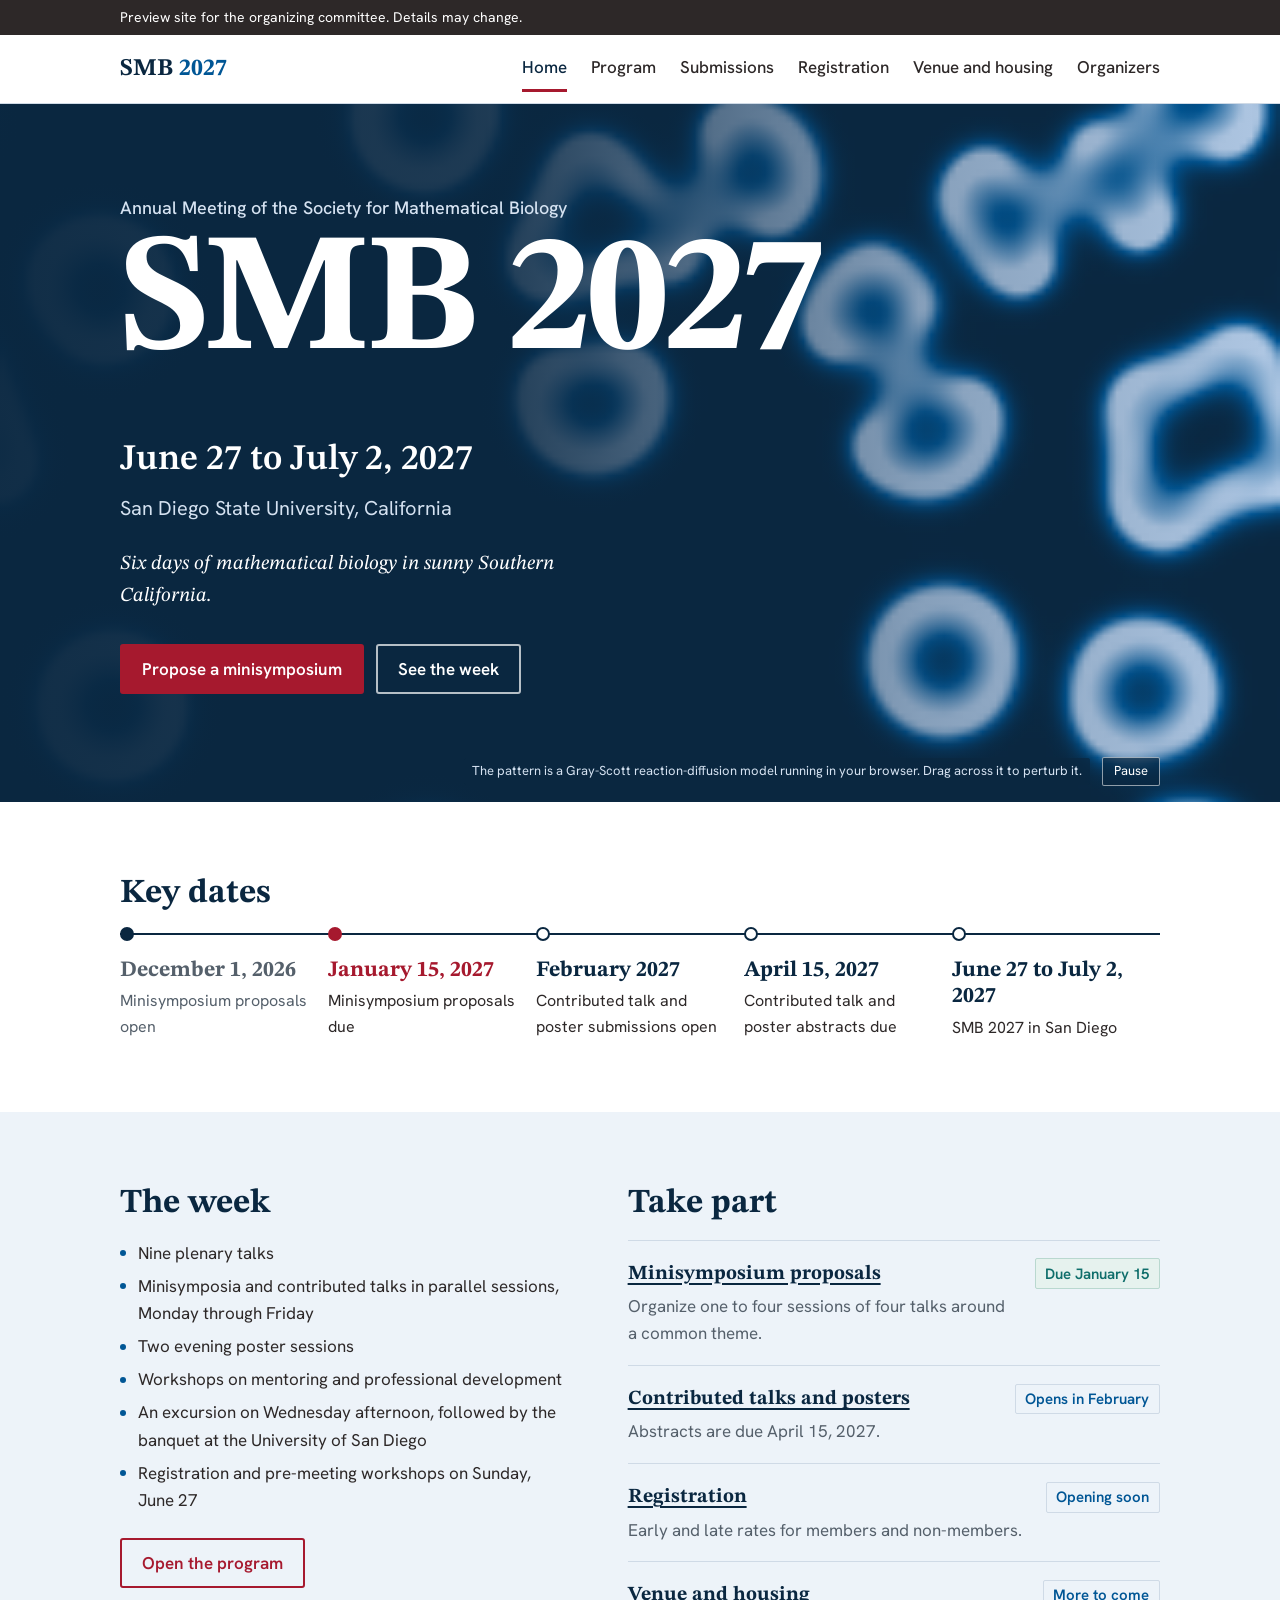
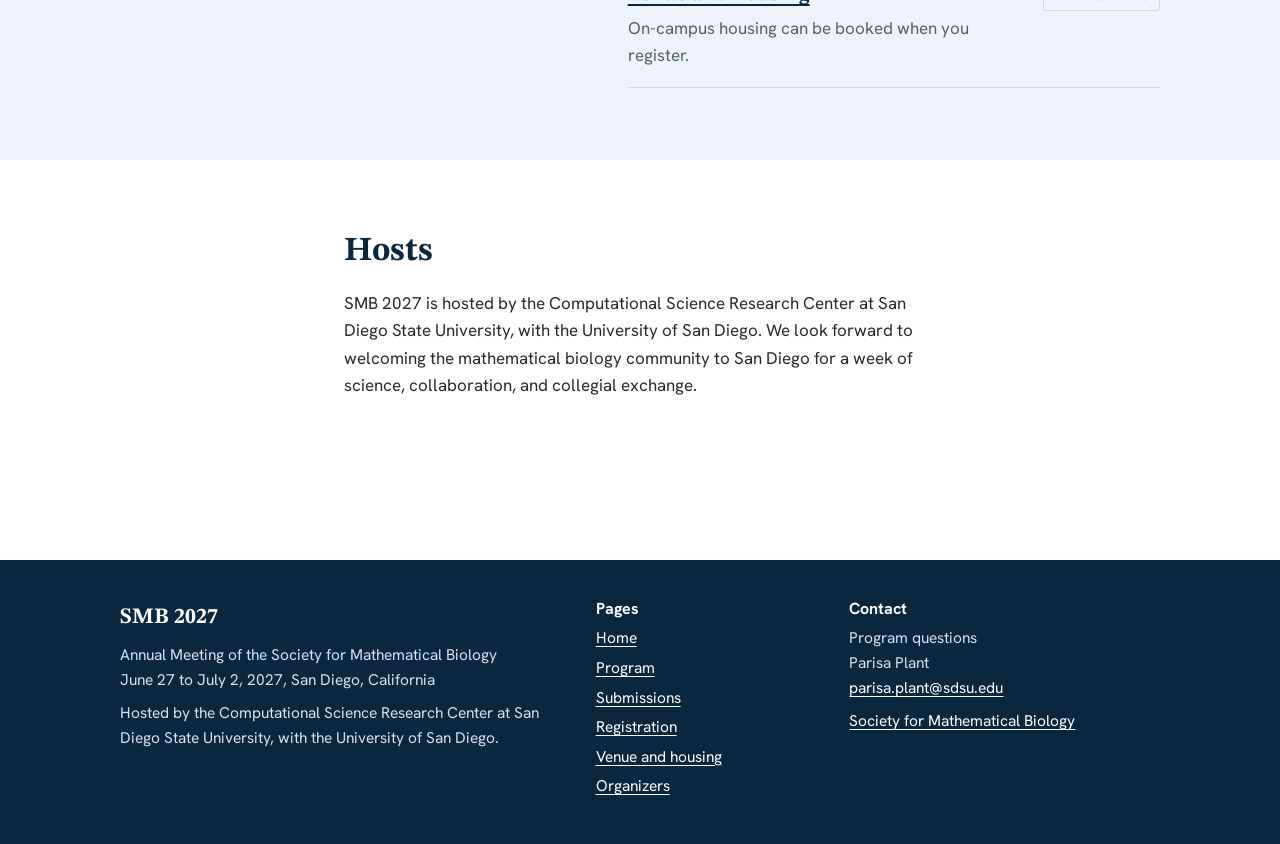
<file: index.html>
<!doctype html>
<html lang="en">
<head>
<meta charset="utf-8">
<meta name="viewport" content="width=device-width, initial-scale=1">
<title>SMB 2027 | Society for Mathematical Biology Annual Meeting, San Diego</title>
<meta name="description" content="The 2027 Annual Meeting of the Society for Mathematical Biology. June 27 to July 2, 2027 at San Diego State University.">
<!-- Preview only. Remove the next line at launch so search engines can list the site. -->
<meta name="robots" content="noindex">
<link rel="icon" href="assets/favicon.svg" type="image/svg+xml">
<link rel="preconnect" href="https://fonts.googleapis.com">
<link rel="preconnect" href="https://fonts.gstatic.com" crossorigin>
<link href="https://fonts.googleapis.com/css2?family=Hanken+Grotesk:wght@400;500;600&family=STIX+Two+Text:ital,wght@0,600;0,700;1,500&display=swap" rel="stylesheet">
<link rel="stylesheet" href="assets/style.css">
</head>
<body>
<div id="site-header"></div>
<noscript><p class="wrap"><a href="index.html">Home</a>, <a href="program.html">Program</a>, <a href="submissions.html">Submissions</a>, <a href="registration.html">Registration</a>, <a href="venue.html">Venue and housing</a>, <a href="organizers.html">Organizers</a></p></noscript>
<main id="main">
<section class="hero">
  <canvas id="turing" aria-hidden="true"></canvas>
  <div class="hero-shade"></div>
  <div class="wrap hero-inner">
    <p class="hero-org">Annual Meeting of the Society for Mathematical Biology</p>
    <h1>SMB 2027</h1>
    <p class="hero-when">June 27 to July 2, 2027</p>
    <p class="hero-where">San Diego State University, California</p>
    <p class="hero-tag">Six days of mathematical biology in sunny Southern California.</p>
    <div class="hero-actions">
      <a class="btn" href="submissions.html">Propose a minisymposium</a>
      <a class="btn btn-light" href="program.html">See the week</a>
    </div>
  </div>
  <div class="wrap hero-note">
    <span>The pattern is a Gray-Scott reaction-diffusion model running in your browser. Drag across it to perturb it.</span>
    <button type="button" id="turing-toggle">Pause</button>
  </div>
</section>

<section class="section">
  <div class="wrap">
    <h2>Key dates</h2>
    <ol class="dates">
      <li data-date="2026-12-01"><time datetime="2026-12-01">December 1, 2026</time><p>Minisymposium proposals open</p></li>
      <li data-date="2027-01-15"><time datetime="2027-01-15">January 15, 2027</time><p>Minisymposium proposals due</p></li>
      <li data-date="2027-02-28"><time datetime="2027-02">February 2027</time><p>Contributed talk and poster submissions open</p></li>
      <li data-date="2027-04-15"><time datetime="2027-04-15">April 15, 2027</time><p>Contributed talk and poster abstracts due</p></li>
      <li data-date="2027-07-02"><time datetime="2027-06-27">June 27 to July 2, 2027</time><p>SMB 2027 in San Diego</p></li>
    </ol>
  </div>
</section>

<section class="section section-tint">
  <div class="wrap split">
    <div>
      <h2>The week</h2>
      <ul class="facts">
        <li>Nine plenary talks</li>
        <li>Minisymposia and contributed talks in parallel sessions, Monday through Friday</li>
        <li>Two evening poster sessions</li>
        <li>Workshops on mentoring and professional development</li>
        <li>An excursion on Wednesday afternoon, followed by the banquet at the University of San Diego</li>
        <li>Registration and pre-meeting workshops on Sunday, June 27</li>
      </ul>
      <a class="btn btn-outline" href="program.html">Open the program</a>
    </div>
    <div>
      <h2>Take part</h2>
      <ul class="ways">
        <li><h3><a href="submissions.html">Minisymposium proposals</a></h3><span class="status status-open">Due January 15</span><p>Organize one to four sessions of four talks around a common theme.</p></li>
        <li><h3><a href="submissions.html">Contributed talks and posters</a></h3><span class="status">Opens in February</span><p>Abstracts are due April 15, 2027.</p></li>
        <li><h3><a href="registration.html">Registration</a></h3><span class="status">Opening soon</span><p>Early and late rates for members and non-members.</p></li>
        <li><h3><a href="venue.html">Venue and housing</a></h3><span class="status">More to come</span><p>On-campus housing can be booked when you register.</p></li>
      </ul>
    </div>
  </div>
</section>

<section class="section">
  <div class="wrap measure">
    <h2>Hosts</h2>
    <p>SMB 2027 is hosted by the Computational Science Research Center at San Diego State University, with the University of San Diego. We look forward to welcoming the mathematical biology community to San Diego for a week of science, collaboration, and collegial exchange.</p>
  </div>
</section>
</main>
<div id="site-footer"></div>
<script src="assets/site.js"></script>
<script src="assets/turing.js"></script>
</body>
</html>
</file>
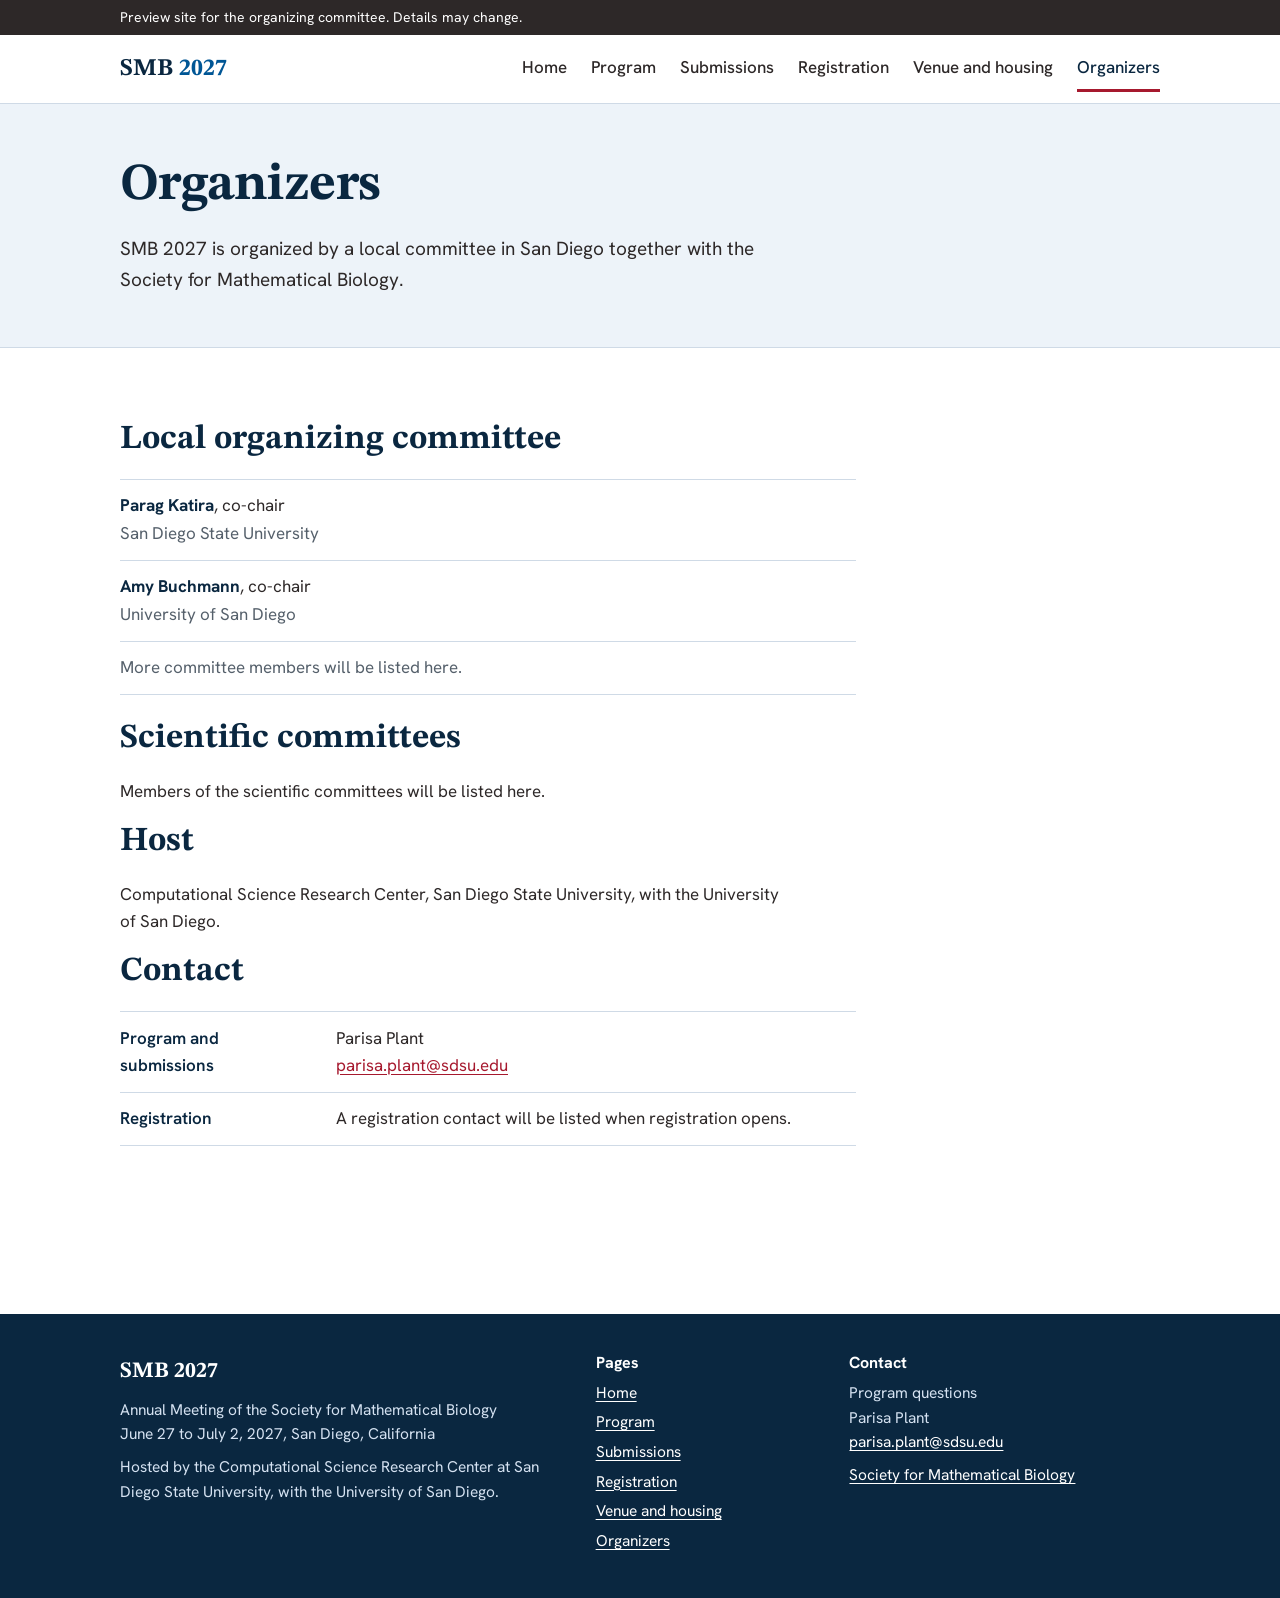
<file: organizers.html>
<!doctype html>
<html lang="en">
<head>
<meta charset="utf-8">
<meta name="viewport" content="width=device-width, initial-scale=1">
<title>Organizers | SMB 2027</title>
<meta name="description" content="Organizing committee and contact information for the SMB 2027 Annual Meeting.">
<!-- Preview only. Remove the next line at launch so search engines can list the site. -->
<meta name="robots" content="noindex">
<link rel="icon" href="assets/favicon.svg" type="image/svg+xml">
<link rel="preconnect" href="https://fonts.googleapis.com">
<link rel="preconnect" href="https://fonts.gstatic.com" crossorigin>
<link href="https://fonts.googleapis.com/css2?family=Hanken+Grotesk:wght@400;500;600&family=STIX+Two+Text:ital,wght@0,600;0,700;1,500&display=swap" rel="stylesheet">
<link rel="stylesheet" href="assets/style.css">
</head>
<body>
<div id="site-header"></div>
<noscript><p class="wrap"><a href="index.html">Home</a>, <a href="program.html">Program</a>, <a href="submissions.html">Submissions</a>, <a href="registration.html">Registration</a>, <a href="venue.html">Venue and housing</a>, <a href="organizers.html">Organizers</a></p></noscript>
<main id="main">
<div class="page-head"><div class="wrap"><h1>Organizers</h1><p>SMB 2027 is organized by a local committee in San Diego together with the Society for Mathematical Biology.</p></div></div>
<section class="section">
  <div class="wrap">
    <h2>Local organizing committee</h2>
    <ul class="people">
      <li><strong>Parag Katira</strong>, co-chair<br><span>San Diego State University</span></li>
      <li><strong>Amy Buchmann</strong>, co-chair<br><span>University of San Diego</span></li>
      <li><span>More committee members will be listed here.</span></li>
    </ul>

    <h2>Scientific committees</h2>
    <p class="measure">Members of the scientific committees will be listed here.</p>

    <h2>Host</h2>
    <p class="measure">Computational Science Research Center, San Diego State University, with the University of San Diego.</p>

    <h2>Contact</h2>
    <dl class="rows">
      <div><dt>Program and submissions</dt><dd>Parisa Plant<br><a href="mailto:parisa.plant@sdsu.edu">parisa.plant@sdsu.edu</a></dd></div>
      <div><dt>Registration</dt><dd>A registration contact will be listed when registration opens.</dd></div>
    </dl>
  </div>
</section>
</main>
<div id="site-footer"></div>
<script src="assets/site.js"></script>
</body>
</html>
</file>
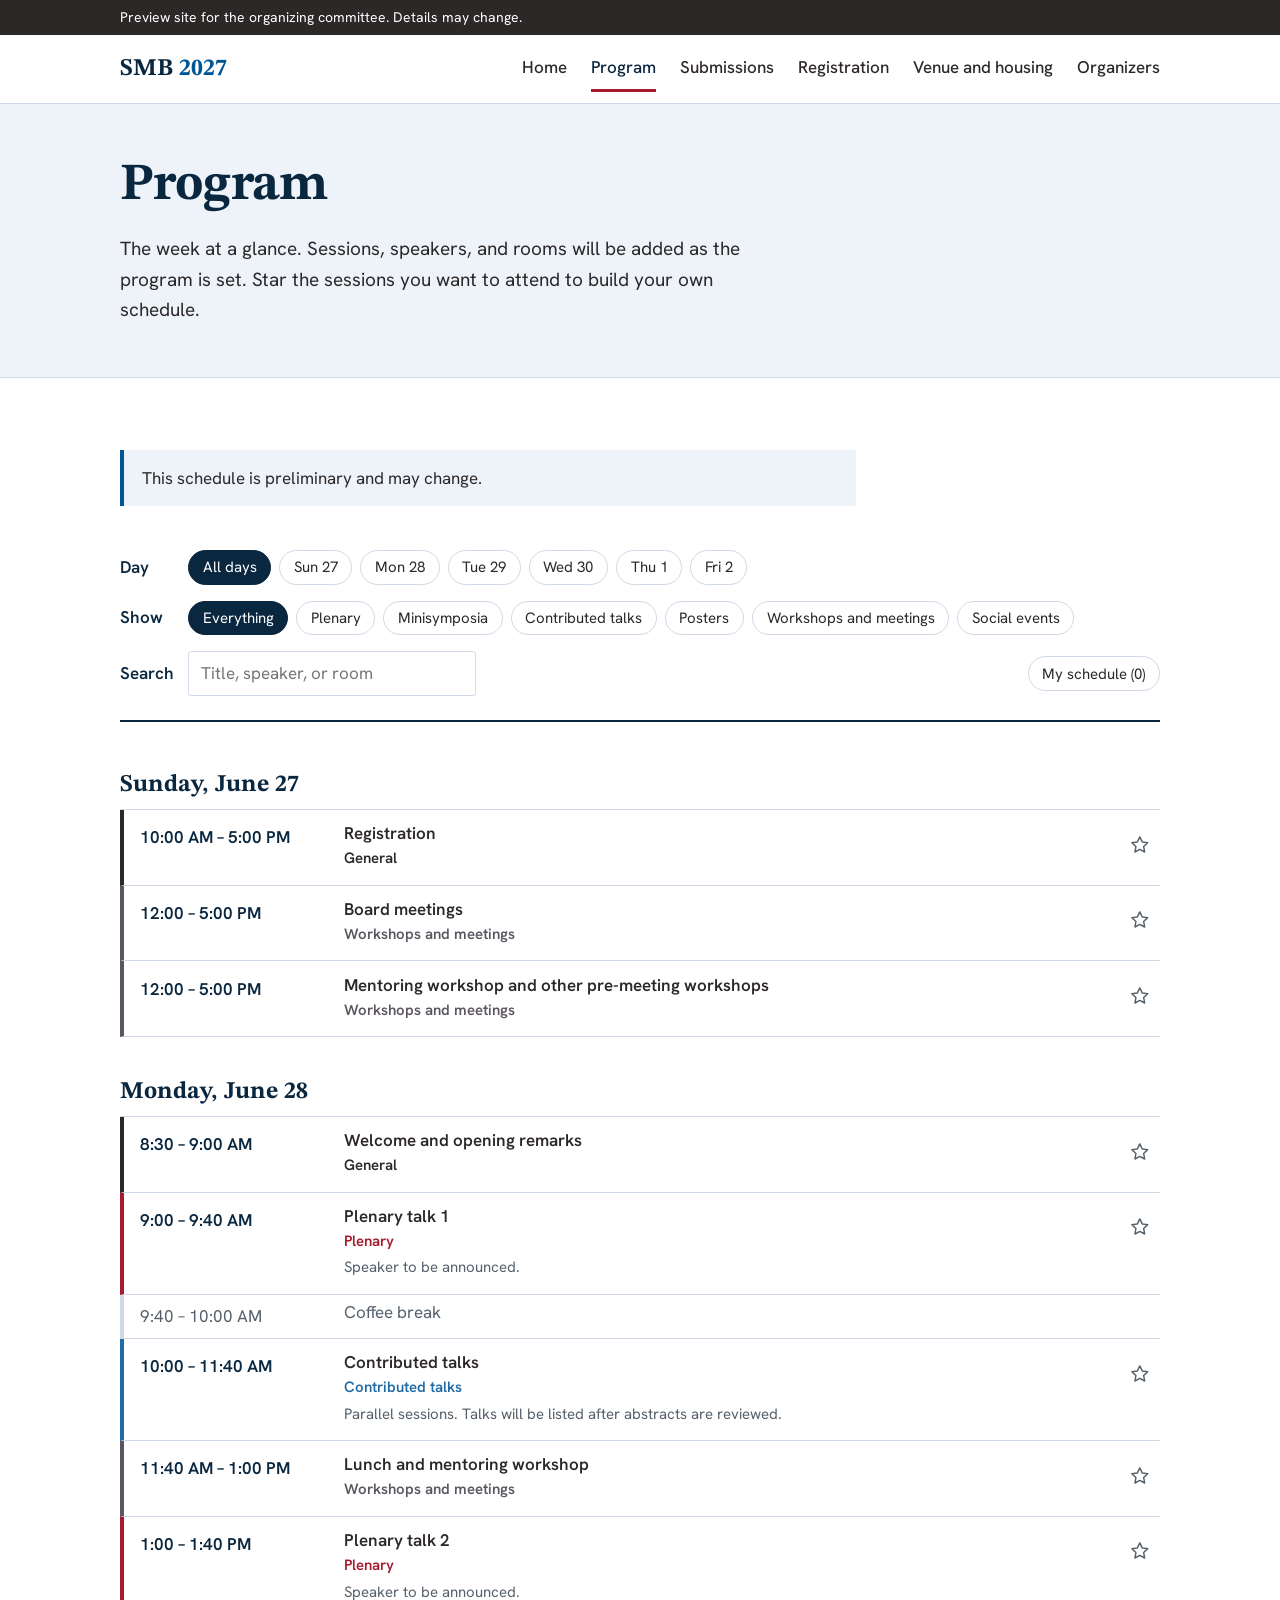
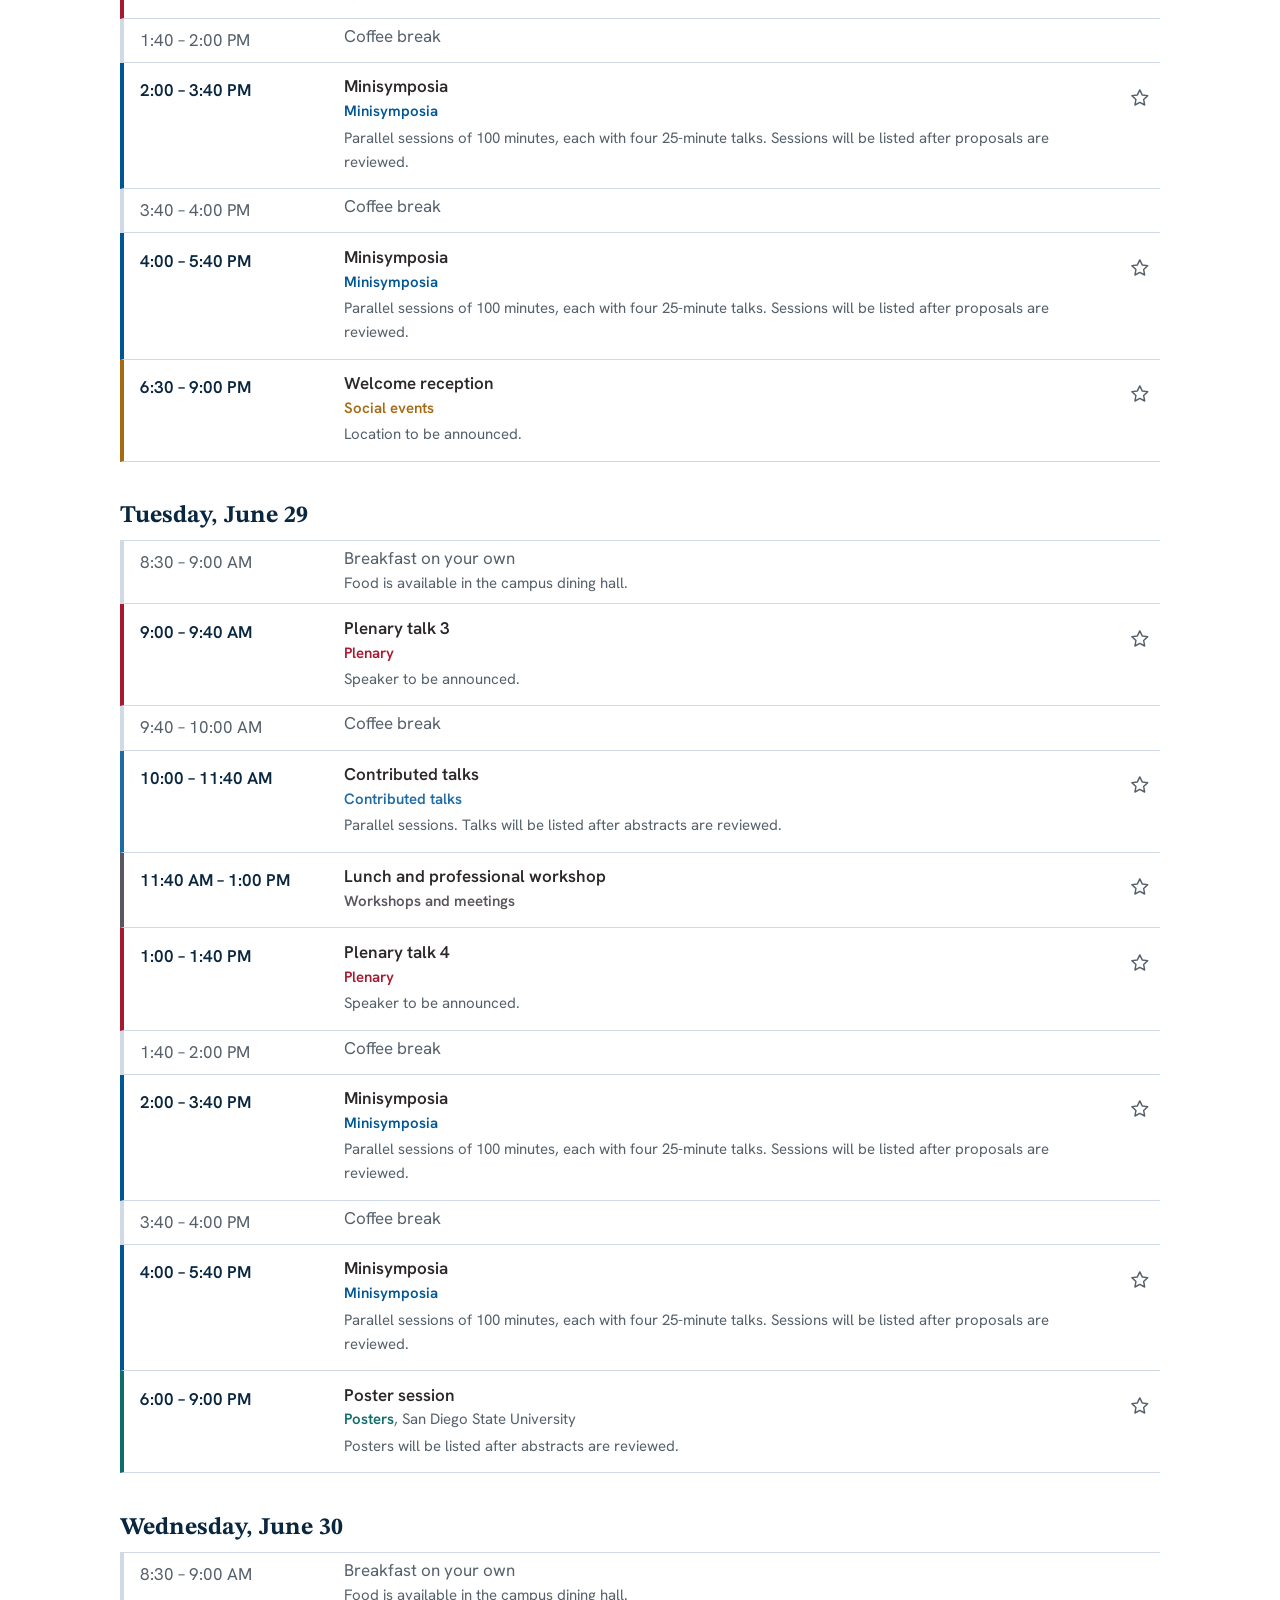
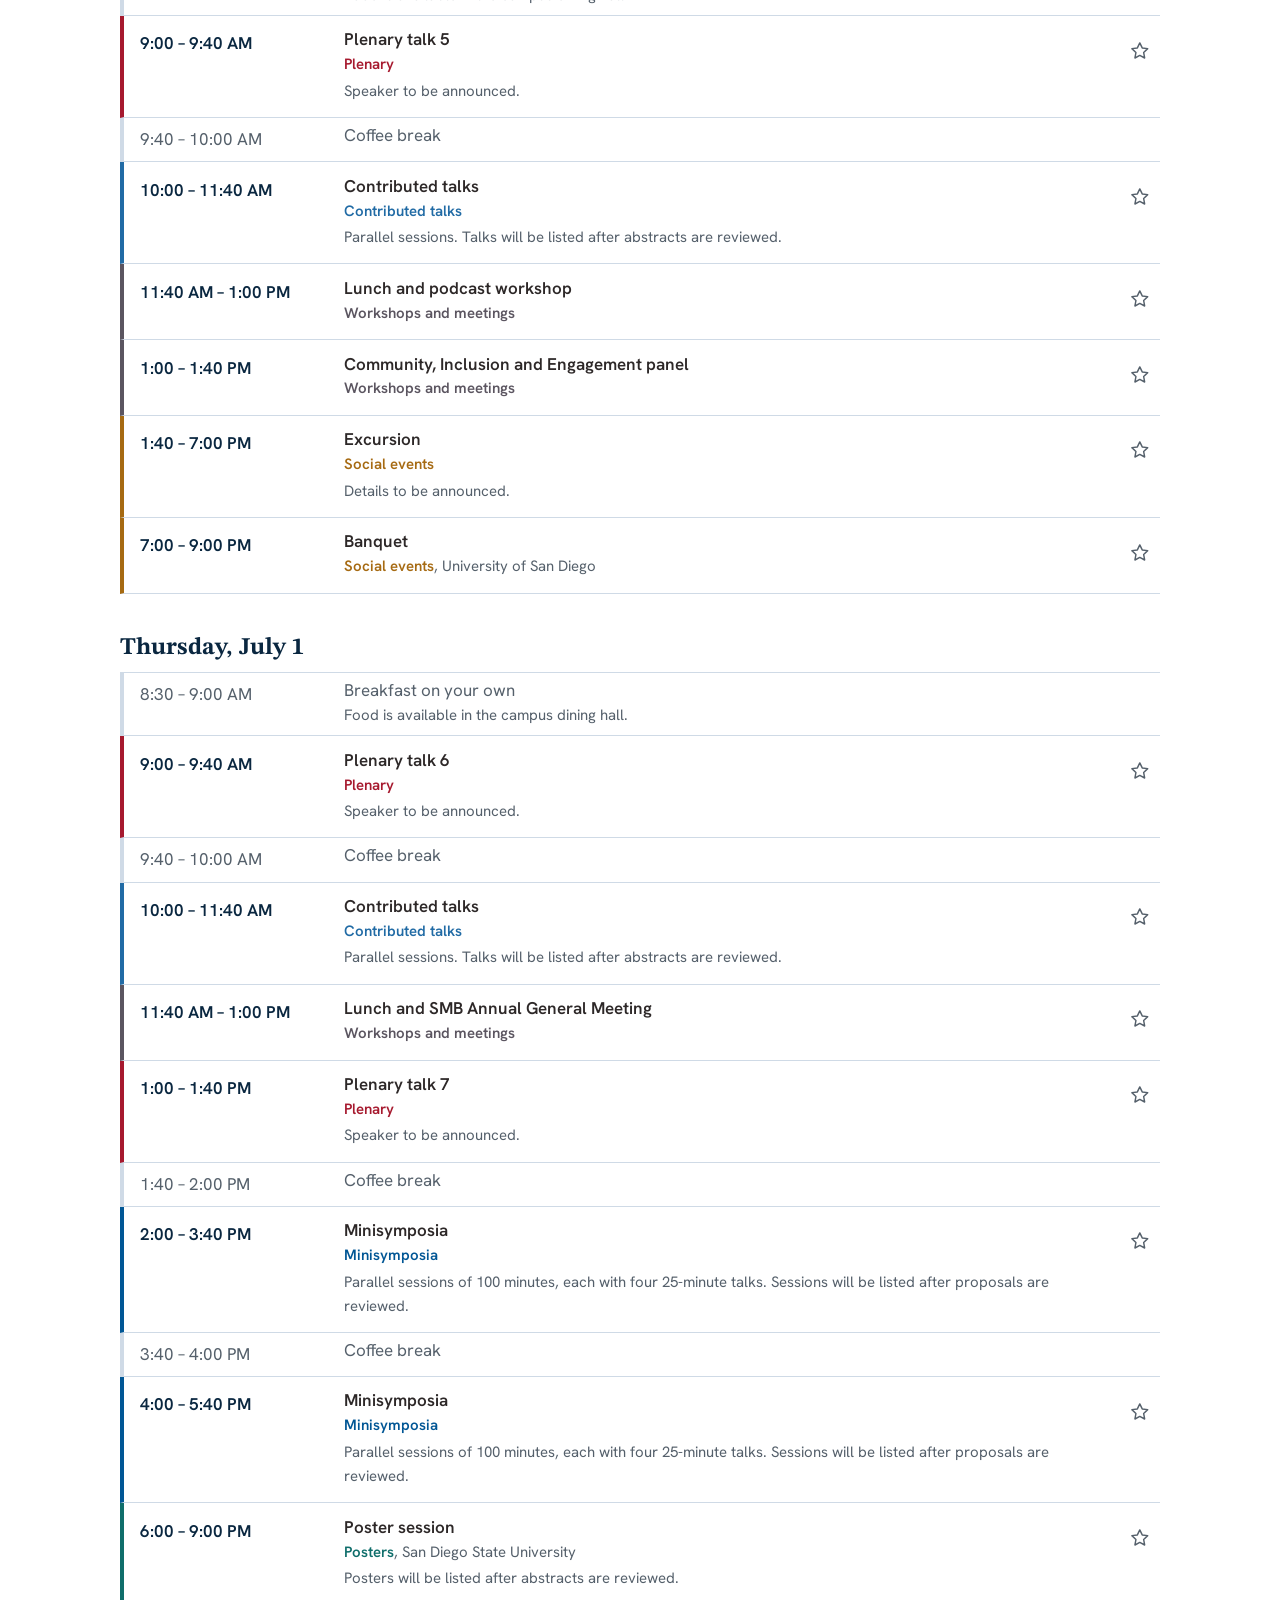
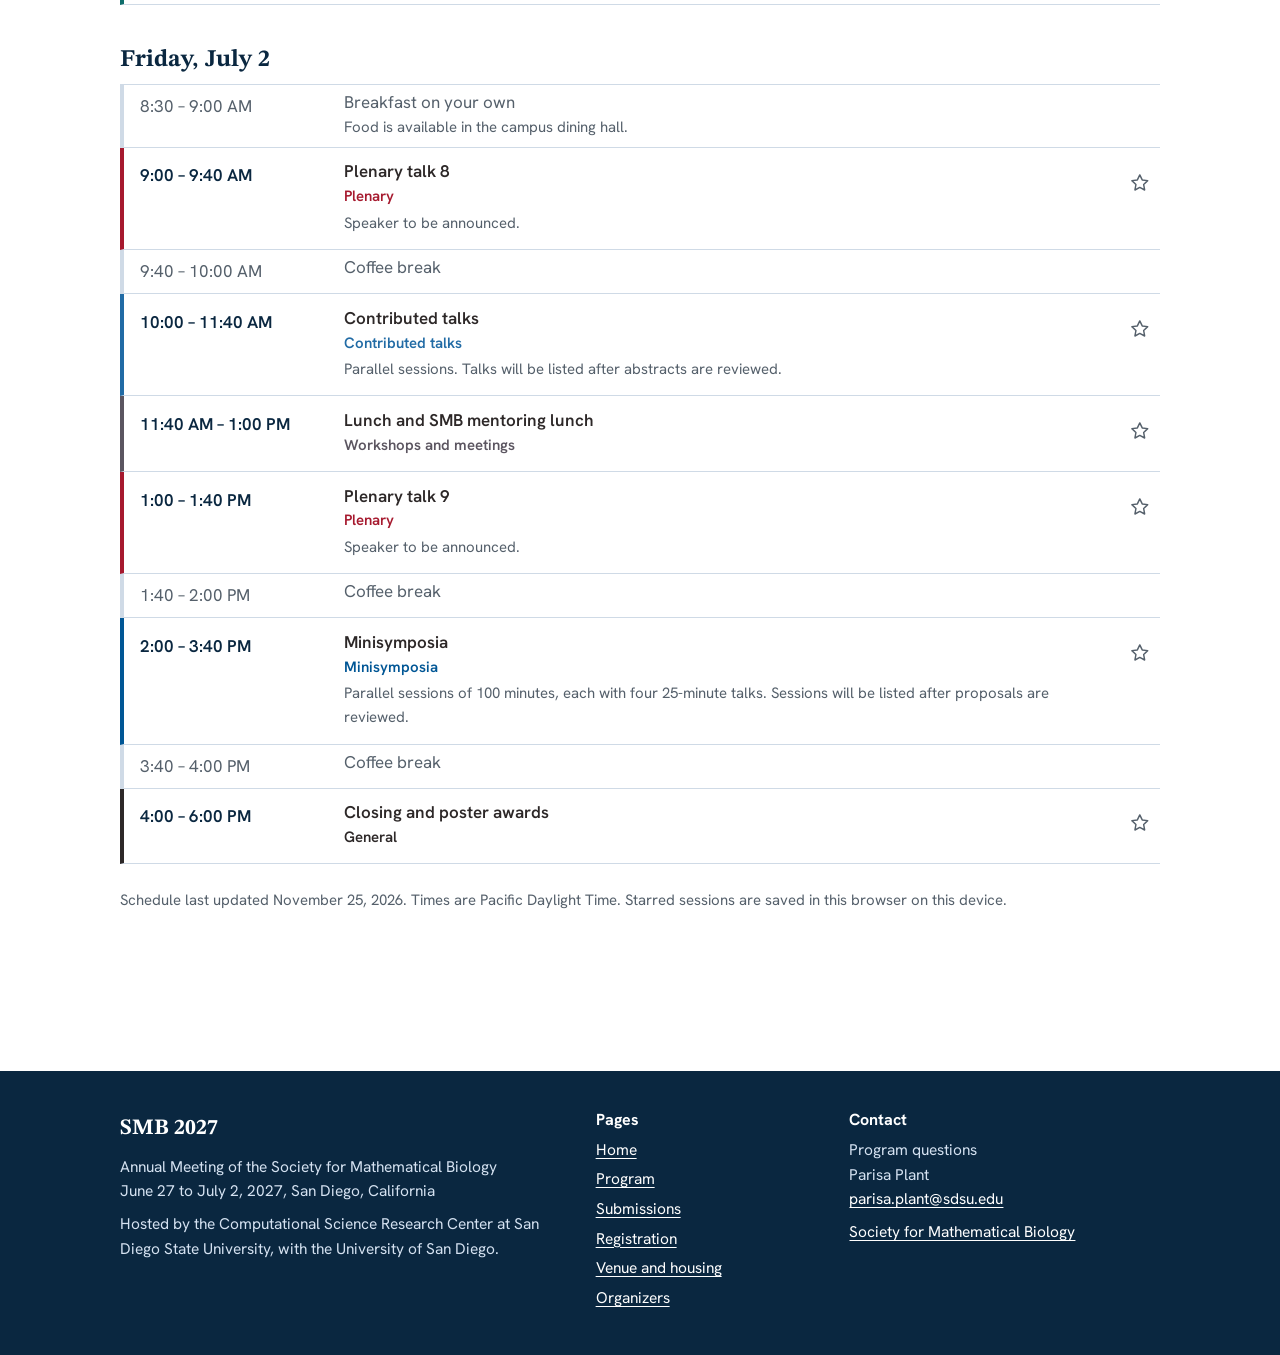
<file: program.html>
<!doctype html>
<html lang="en">
<head>
<meta charset="utf-8">
<meta name="viewport" content="width=device-width, initial-scale=1">
<title>Program | SMB 2027</title>
<meta name="description" content="Schedule for the SMB 2027 Annual Meeting, June 27 to July 2, 2027.">
<!-- Preview only. Remove the next line at launch so search engines can list the site. -->
<meta name="robots" content="noindex">
<link rel="icon" href="assets/favicon.svg" type="image/svg+xml">
<link rel="preconnect" href="https://fonts.googleapis.com">
<link rel="preconnect" href="https://fonts.gstatic.com" crossorigin>
<link href="https://fonts.googleapis.com/css2?family=Hanken+Grotesk:wght@400;500;600&family=STIX+Two+Text:ital,wght@0,600;0,700;1,500&display=swap" rel="stylesheet">
<link rel="stylesheet" href="assets/style.css">
</head>
<body>
<div id="site-header"></div>
<noscript><p class="wrap"><a href="index.html">Home</a>, <a href="program.html">Program</a>, <a href="submissions.html">Submissions</a>, <a href="registration.html">Registration</a>, <a href="venue.html">Venue and housing</a>, <a href="organizers.html">Organizers</a></p></noscript>
<main id="main">
<div class="page-head"><div class="wrap"><h1>Program</h1><p>The week at a glance. Sessions, speakers, and rooms will be added as the program is set. Star the sessions you want to attend to build your own schedule.</p></div></div>
<section class="section">
  <div class="wrap">
    <div class="notice"><p>This schedule is preliminary and may change.</p></div>
    <div id="program"><p>Loading the schedule.</p></div>
    <noscript><p class="notice">The schedule needs JavaScript. Turn it on in your browser to see the program.</p></noscript>
  </div>
</section>
</main>
<div id="site-footer"></div>
<script src="assets/site.js"></script>
<script src="assets/program.js"></script>
</body>
</html>
</file>
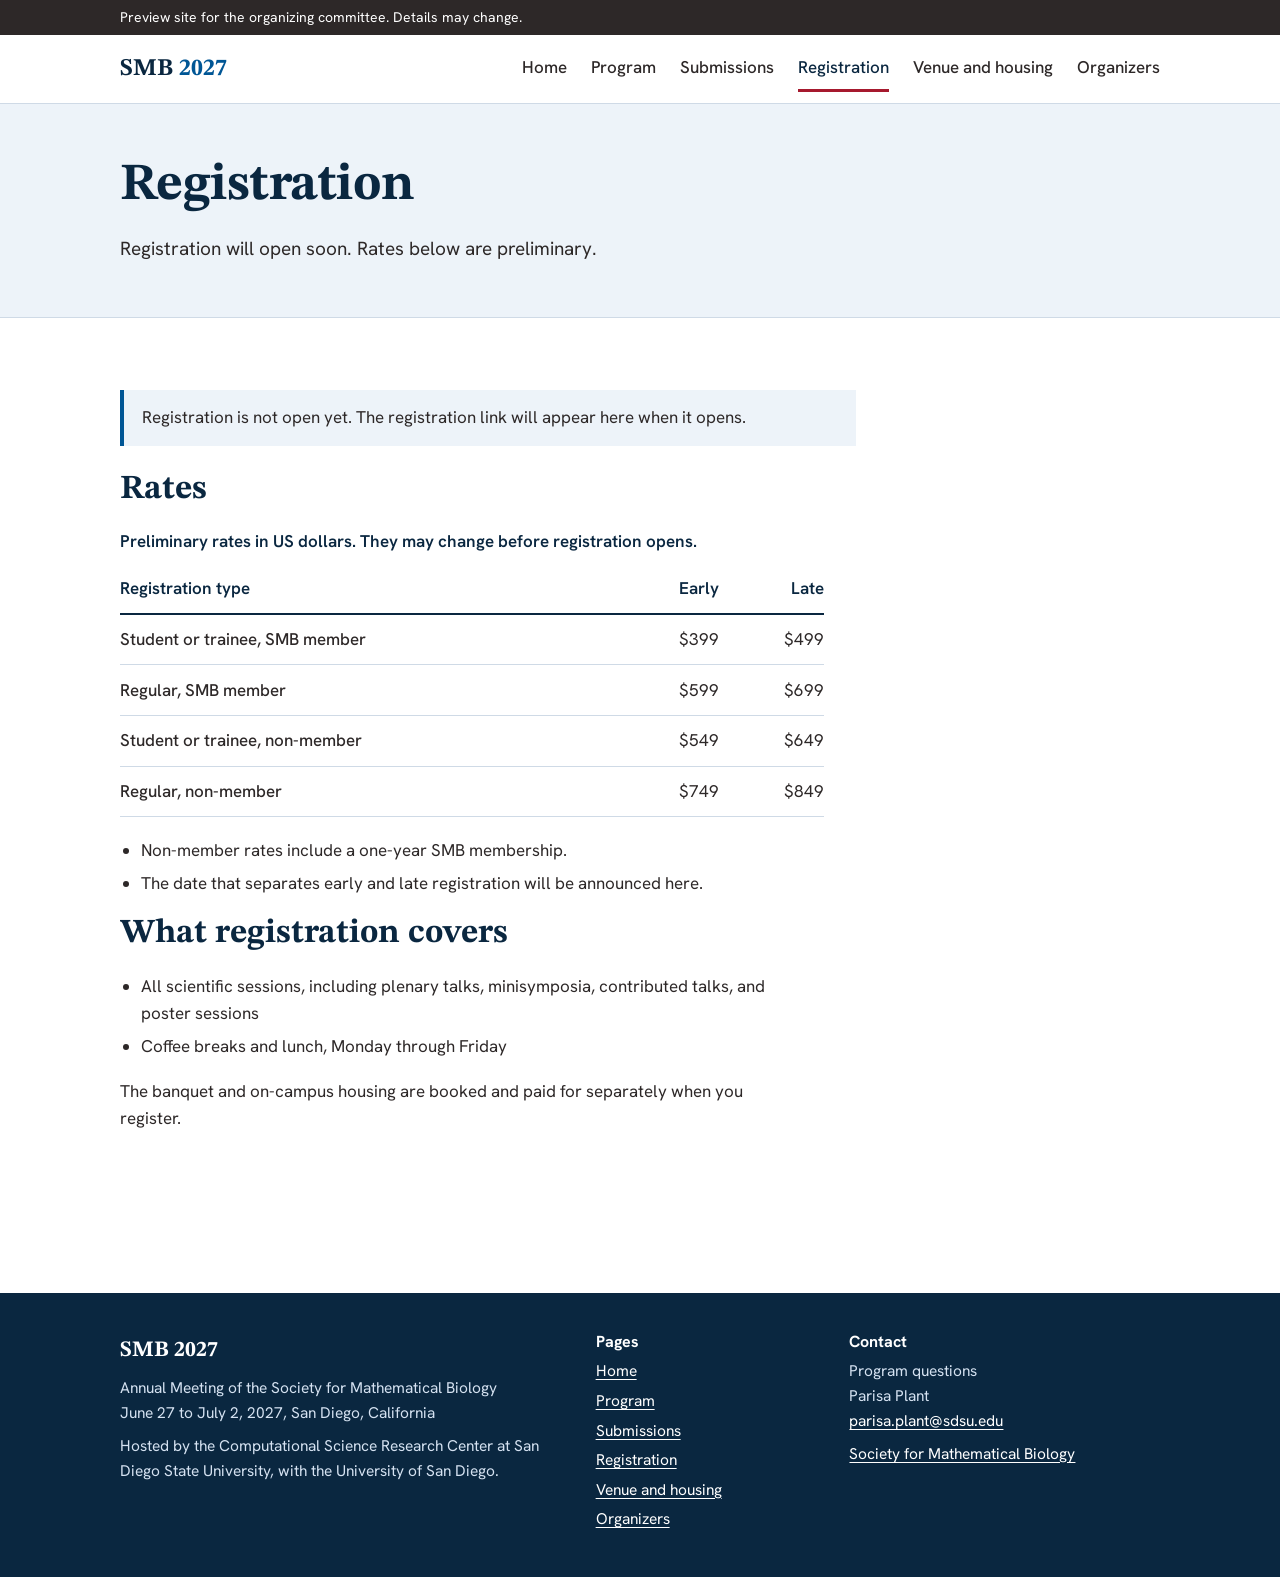
<file: registration.html>
<!doctype html>
<html lang="en">
<head>
<meta charset="utf-8">
<meta name="viewport" content="width=device-width, initial-scale=1">
<title>Registration | SMB 2027</title>
<meta name="description" content="Registration rates and what is included for the SMB 2027 Annual Meeting.">
<!-- Preview only. Remove the next line at launch so search engines can list the site. -->
<meta name="robots" content="noindex">
<link rel="icon" href="assets/favicon.svg" type="image/svg+xml">
<link rel="preconnect" href="https://fonts.googleapis.com">
<link rel="preconnect" href="https://fonts.gstatic.com" crossorigin>
<link href="https://fonts.googleapis.com/css2?family=Hanken+Grotesk:wght@400;500;600&family=STIX+Two+Text:ital,wght@0,600;0,700;1,500&display=swap" rel="stylesheet">
<link rel="stylesheet" href="assets/style.css">
</head>
<body>
<div id="site-header"></div>
<noscript><p class="wrap"><a href="index.html">Home</a>, <a href="program.html">Program</a>, <a href="submissions.html">Submissions</a>, <a href="registration.html">Registration</a>, <a href="venue.html">Venue and housing</a>, <a href="organizers.html">Organizers</a></p></noscript>
<main id="main">
<div class="page-head"><div class="wrap"><h1>Registration</h1><p>Registration will open soon. Rates below are preliminary.</p></div></div>
<section class="section">
  <div class="wrap">
    <div data-registration></div>

    <h2>Rates</h2>
    <div class="table-scroll">
      <table>
        <caption>Preliminary rates in US dollars. They may change before registration opens.</caption>
        <thead><tr><th scope="col">Registration type</th><th scope="col" class="num">Early</th><th scope="col" class="num">Late</th></tr></thead>
        <tbody>
          <tr><th scope="row">Student or trainee, SMB member</th><td class="num">$399</td><td class="num">$499</td></tr>
          <tr><th scope="row">Regular, SMB member</th><td class="num">$599</td><td class="num">$699</td></tr>
          <tr><th scope="row">Student or trainee, non-member</th><td class="num">$549</td><td class="num">$649</td></tr>
          <tr><th scope="row">Regular, non-member</th><td class="num">$749</td><td class="num">$849</td></tr>
        </tbody>
      </table>
    </div>
    <ul class="measure">
      <li>Non-member rates include a one-year SMB membership.</li>
      <li>The date that separates early and late registration will be announced here.</li>
    </ul>

    <h2>What registration covers</h2>
    <ul class="measure">
      <li>All scientific sessions, including plenary talks, minisymposia, contributed talks, and poster sessions</li>
      <li>Coffee breaks and lunch, Monday through Friday</li>
    </ul>
    <p class="measure">The banquet and on-campus housing are booked and paid for separately when you register.</p>
  </div>
</section>
</main>
<div id="site-footer"></div>
<script src="assets/site.js"></script>
</body>
</html>
</file>
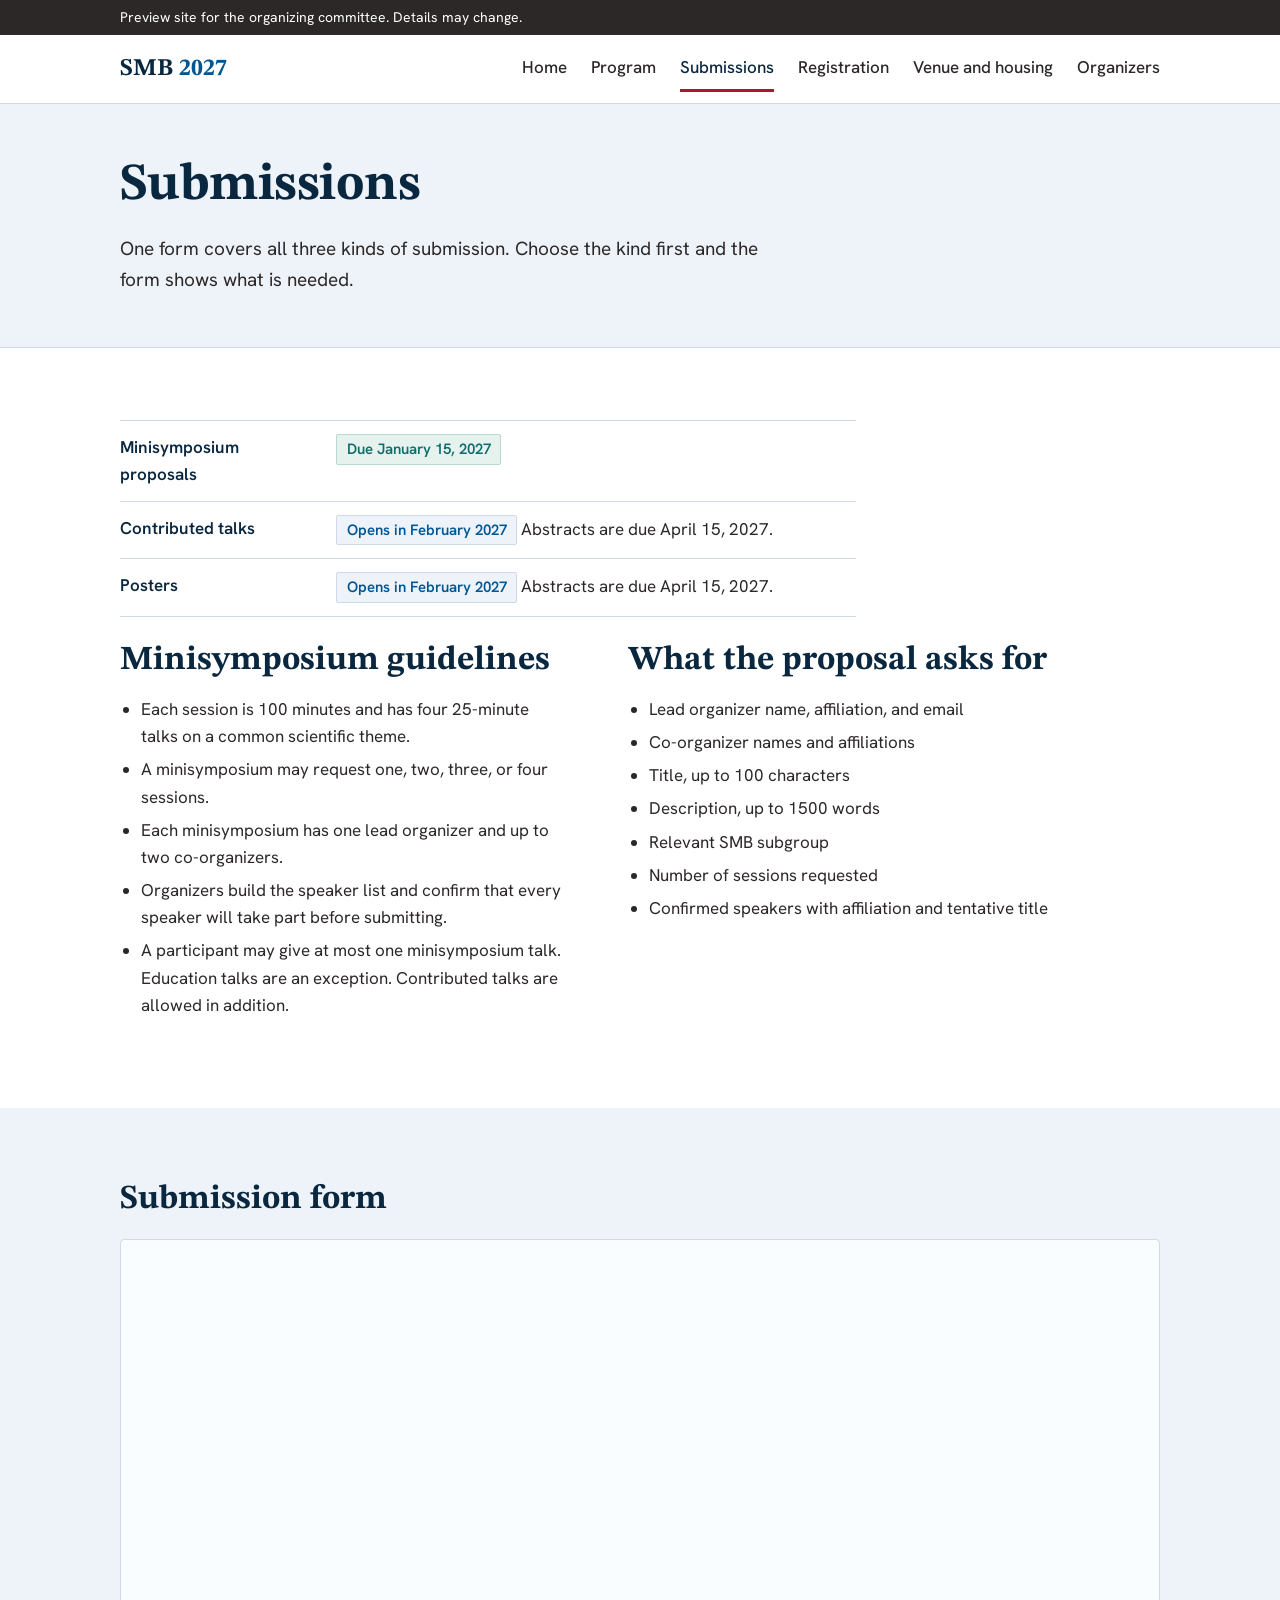
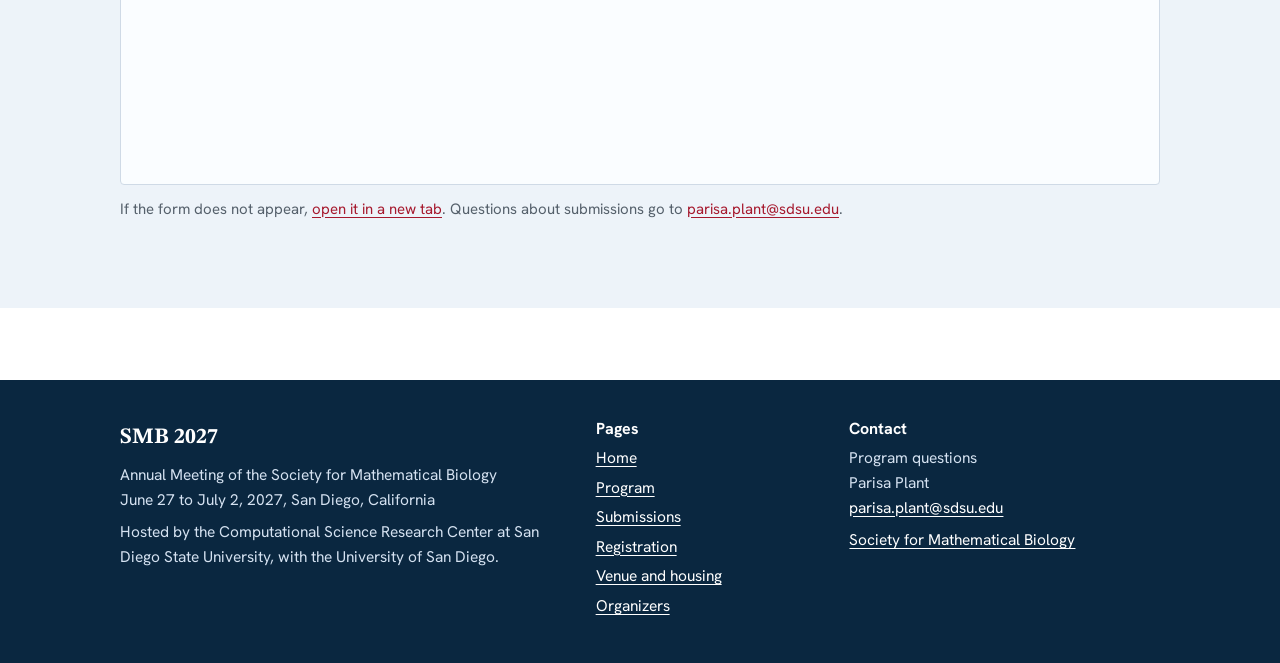
<file: submissions.html>
<!doctype html>
<html lang="en">
<head>
<meta charset="utf-8">
<meta name="viewport" content="width=device-width, initial-scale=1">
<title>Submissions | SMB 2027</title>
<meta name="description" content="Submit a minisymposium proposal, contributed talk abstract, or poster abstract for SMB 2027.">
<!-- Preview only. Remove the next line at launch so search engines can list the site. -->
<meta name="robots" content="noindex">
<link rel="icon" href="assets/favicon.svg" type="image/svg+xml">
<link rel="preconnect" href="https://fonts.googleapis.com">
<link rel="preconnect" href="https://fonts.gstatic.com" crossorigin>
<link href="https://fonts.googleapis.com/css2?family=Hanken+Grotesk:wght@400;500;600&family=STIX+Two+Text:ital,wght@0,600;0,700;1,500&display=swap" rel="stylesheet">
<link rel="stylesheet" href="assets/style.css">
</head>
<body>
<div id="site-header"></div>
<noscript><p class="wrap"><a href="index.html">Home</a>, <a href="program.html">Program</a>, <a href="submissions.html">Submissions</a>, <a href="registration.html">Registration</a>, <a href="venue.html">Venue and housing</a>, <a href="organizers.html">Organizers</a></p></noscript>
<main id="main">
<div class="page-head"><div class="wrap"><h1>Submissions</h1><p>One form covers all three kinds of submission. Choose the kind first and the form shows what is needed.</p></div></div>
<section class="section">
  <div class="wrap">
    <dl class="rows">
      <div><dt>Minisymposium proposals</dt><dd><span class="status status-open">Due January 15, 2027</span></dd></div>
      <div><dt>Contributed talks</dt><dd><span class="status">Opens in February 2027</span> Abstracts are due April 15, 2027.</dd></div>
      <div><dt>Posters</dt><dd><span class="status">Opens in February 2027</span> Abstracts are due April 15, 2027.</dd></div>
    </dl>

    <div class="split">
      <div>
        <h2>Minisymposium guidelines</h2>
        <ul>
          <li>Each session is 100 minutes and has four 25-minute talks on a common scientific theme.</li>
          <li>A minisymposium may request one, two, three, or four sessions.</li>
          <li>Each minisymposium has one lead organizer and up to two co-organizers.</li>
          <li>Organizers build the speaker list and confirm that every speaker will take part before submitting.</li>
          <li>A participant may give at most one minisymposium talk. Education talks are an exception. Contributed talks are allowed in addition.</li>
        </ul>
      </div>
      <div>
        <h2>What the proposal asks for</h2>
        <ul>
          <li>Lead organizer name, affiliation, and email</li>
          <li>Co-organizer names and affiliations</li>
          <li>Title, up to 100 characters</li>
          <li>Description, up to 1500 words</li>
          <li>Relevant SMB subgroup</li>
          <li>Number of sessions requested</li>
          <li>Confirmed speakers with affiliation and tentative title</li>
        </ul>
      </div>
    </div>
  </div>
</section>

<section class="section section-tint">
  <div class="wrap">
    <h2>Submission form</h2>
    <div class="form-frame">
      <iframe id="submission-form" title="SMB 2027 submission form" allow="fullscreen" loading="lazy"></iframe>
    </div>
    <p class="form-alt">If the form does not appear, <a data-form-link href="#" target="_blank" rel="noopener">open it in a new tab</a>. Questions about submissions go to <a href="mailto:parisa.plant@sdsu.edu">parisa.plant@sdsu.edu</a>.</p>
  </div>
</section>
</main>
<div id="site-footer"></div>
<script src="assets/site.js"></script>
</body>
</html>
</file>
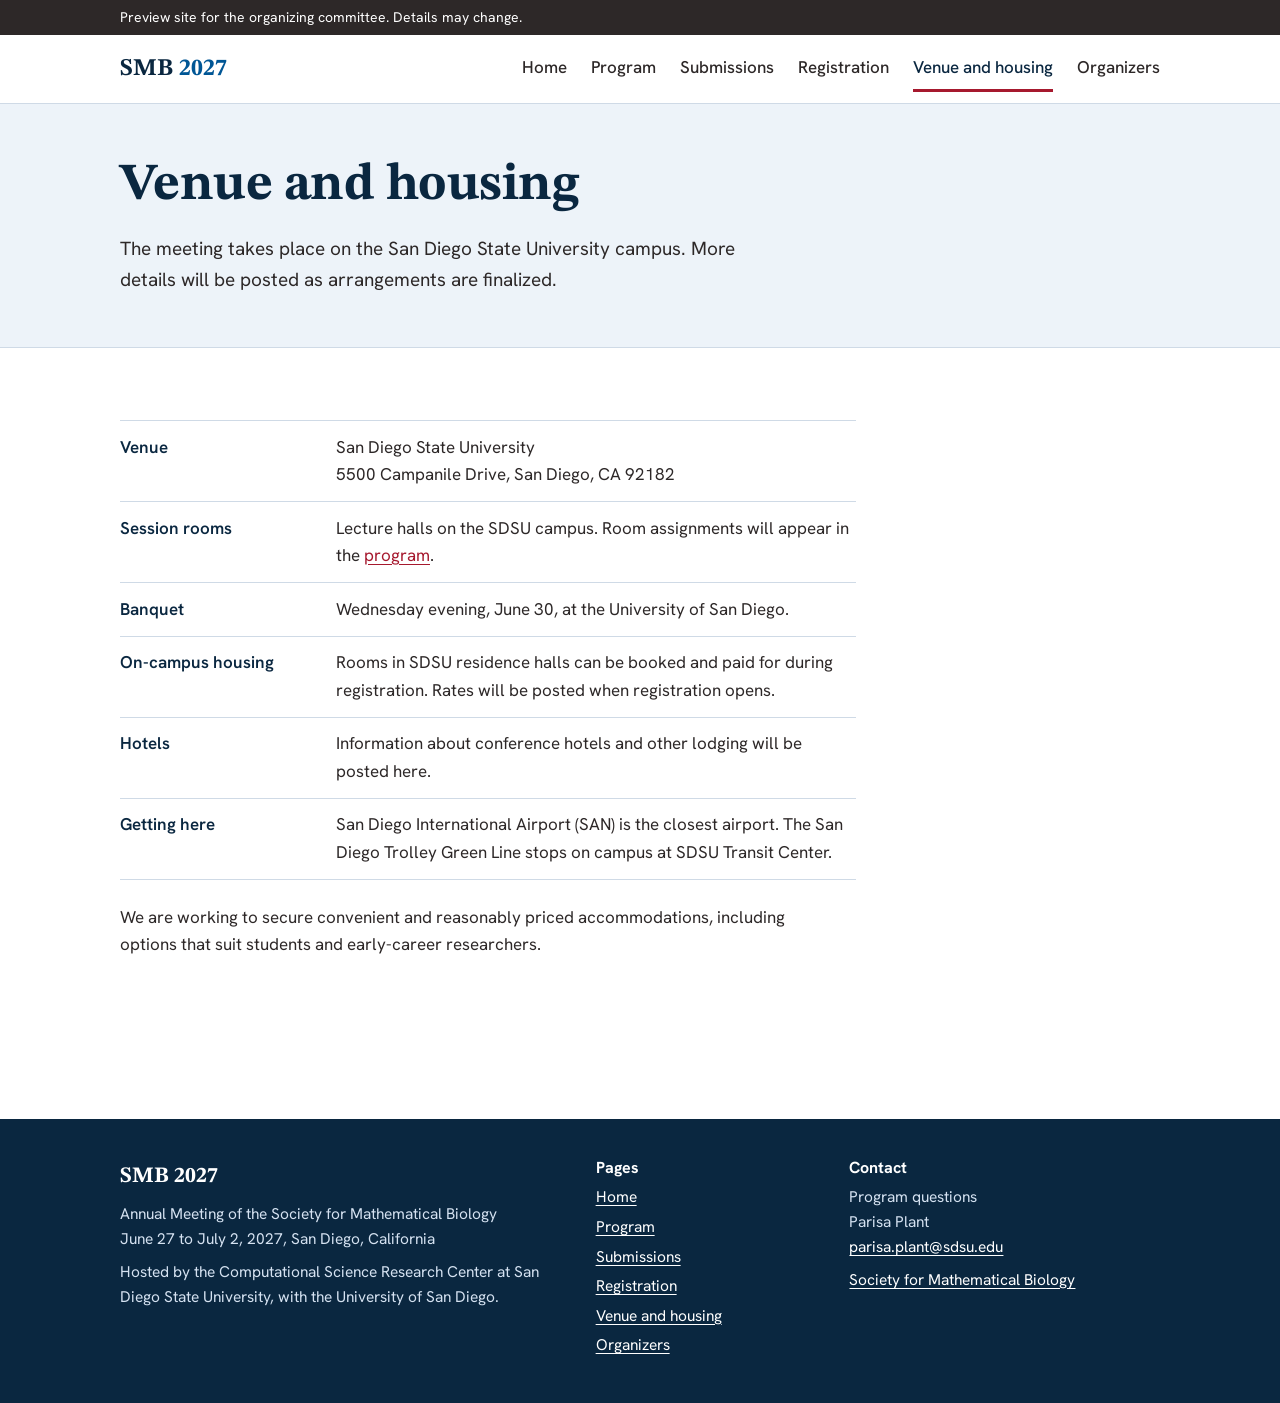
<file: venue.html>
<!doctype html>
<html lang="en">
<head>
<meta charset="utf-8">
<meta name="viewport" content="width=device-width, initial-scale=1">
<title>Venue and housing | SMB 2027</title>
<meta name="description" content="Venue, travel, and housing information for the SMB 2027 Annual Meeting at San Diego State University.">
<!-- Preview only. Remove the next line at launch so search engines can list the site. -->
<meta name="robots" content="noindex">
<link rel="icon" href="assets/favicon.svg" type="image/svg+xml">
<link rel="preconnect" href="https://fonts.googleapis.com">
<link rel="preconnect" href="https://fonts.gstatic.com" crossorigin>
<link href="https://fonts.googleapis.com/css2?family=Hanken+Grotesk:wght@400;500;600&family=STIX+Two+Text:ital,wght@0,600;0,700;1,500&display=swap" rel="stylesheet">
<link rel="stylesheet" href="assets/style.css">
</head>
<body>
<div id="site-header"></div>
<noscript><p class="wrap"><a href="index.html">Home</a>, <a href="program.html">Program</a>, <a href="submissions.html">Submissions</a>, <a href="registration.html">Registration</a>, <a href="venue.html">Venue and housing</a>, <a href="organizers.html">Organizers</a></p></noscript>
<main id="main">
<div class="page-head"><div class="wrap"><h1>Venue and housing</h1><p>The meeting takes place on the San Diego State University campus. More details will be posted as arrangements are finalized.</p></div></div>
<section class="section">
  <div class="wrap">
    <dl class="rows">
      <div><dt>Venue</dt><dd>San Diego State University<br>5500 Campanile Drive, San Diego, CA 92182</dd></div>
      <div><dt>Session rooms</dt><dd>Lecture halls on the SDSU campus. Room assignments will appear in the <a href="program.html">program</a>.</dd></div>
      <div><dt>Banquet</dt><dd>Wednesday evening, June 30, at the University of San Diego.</dd></div>
      <div><dt>On-campus housing</dt><dd>Rooms in SDSU residence halls can be booked and paid for during registration. Rates will be posted when registration opens.</dd></div>
      <div><dt>Hotels</dt><dd>Information about conference hotels and other lodging will be posted here.</dd></div>
      <div><dt>Getting here</dt><dd>San Diego International Airport (SAN) is the closest airport. The San Diego Trolley Green Line stops on campus at SDSU Transit Center.</dd></div>
    </dl>
    <p class="measure">We are working to secure convenient and reasonably priced accommodations, including options that suit students and early-career researchers.</p>
  </div>
</section>
</main>
<div id="site-footer"></div>
<script src="assets/site.js"></script>
</body>
</html>
</file>
<file: assets/style.css>
/* SMB 2027 site styles.
   Colors: blue from the SMB logo, red and charcoal from the SDSU palette. */

:root {
  --navy: #0a2740;
  --blue: #005695;
  --blue-mid: #216ba5;
  --sky: #a4b7d7;
  --mist: #edf3f9;
  --line: #cfdae6;
  --red: #a6192e;
  --red-bright: #d41736;
  --charcoal: #2d2828;
  --muted: #55606b;
  --teal: #0f6e6b;
  --gold: #a66a12;
  --paper: #ffffff;

  --display: "STIX Two Text", "Iowan Old Style", "Palatino Linotype", Georgia, serif;
  --body: "Hanken Grotesk", "Helvetica Neue", Arial, sans-serif;

  --wrap: 70rem;
  --gutter: clamp(1.25rem, 4vw, 2.5rem);
}

*, *::before, *::after { box-sizing: border-box; }

html { -webkit-text-size-adjust: 100%; }

body {
  margin: 0;
  font-family: var(--body);
  font-size: 1.0625rem;
  line-height: 1.6;
  color: var(--charcoal);
  background: var(--paper);
}

img, canvas, iframe { max-width: 100%; }

a { color: var(--red); text-underline-offset: 0.18em; }
a:hover { color: var(--red-bright); }

:focus-visible {
  outline: 3px solid var(--blue-mid);
  outline-offset: 2px;
}

h1, h2, h3 {
  font-family: var(--display);
  color: var(--navy);
  line-height: 1.15;
  margin: 0 0 0.5em;
  font-weight: 700;
}
h1 { font-size: clamp(2.25rem, 5vw, 3.25rem); letter-spacing: -0.01em; }
h2 { font-size: clamp(1.6rem, 3vw, 2.1rem); }
h3 { font-size: 1.3rem; }

p { margin: 0 0 1em; }
ul, ol { margin: 0 0 1em; padding-left: 1.25em; }
li { margin-bottom: 0.35em; }

.wrap {
  width: 100%;
  max-width: var(--wrap);
  margin-inline: auto;
  padding-inline: var(--gutter);
}

.measure { max-width: 42rem; }

.skip {
  position: absolute;
  left: -999px;
  top: 0;
  background: var(--paper);
  padding: 0.5rem 1rem;
  z-index: 20;
}
.skip:focus { left: 0.5rem; top: 0.5rem; }

/* ---------- Preview strip ---------- */

.preview-strip {
  background: var(--charcoal);
  color: #fff;
  font-size: 0.875rem;
  padding: 0.4rem 0;
}
.preview-strip .wrap { display: flex; gap: 0.5rem; }

/* ---------- Header ---------- */

.site-header {
  border-bottom: 1px solid var(--line);
  background: var(--paper);
}
.site-header .wrap {
  display: flex;
  align-items: center;
  justify-content: space-between;
  gap: 1.5rem;
  min-height: 4.25rem;
}
.brand {
  font-family: var(--display);
  font-weight: 700;
  font-size: 1.5rem;
  color: var(--navy);
  text-decoration: none;
  white-space: nowrap;
}
.brand span { color: var(--blue); }
.brand:hover { color: var(--navy); }

.nav-list {
  display: flex;
  flex-wrap: wrap;
  gap: 0.25rem 1.5rem;
  list-style: none;
  margin: 0;
  padding: 0;
}
.nav-list li { margin: 0; }
.nav-list a {
  display: block;
  padding: 0.5rem 0;
  color: var(--charcoal);
  text-decoration: none;
  font-weight: 500;
  border-bottom: 3px solid transparent;
}
.nav-list a:hover { color: var(--blue); }
.nav-list a[aria-current="page"] {
  color: var(--navy);
  border-bottom-color: var(--red);
}

.nav-toggle {
  display: none;
  font: inherit;
  font-weight: 600;
  background: none;
  border: 1px solid var(--line);
  border-radius: 3px;
  padding: 0.4rem 0.8rem;
  color: var(--navy);
  cursor: pointer;
}

@media (max-width: 56rem) {
  .nav-toggle { display: block; }
  .site-header .wrap { flex-wrap: wrap; padding-block: 0.6rem; }
  .site-nav { flex-basis: 100%; display: none; }
  .site-nav.open { display: block; }
  .nav-list { flex-direction: column; gap: 0; padding-bottom: 0.5rem; }
  .nav-list a { border-bottom: 0; border-left: 3px solid transparent; padding: 0.55rem 0.75rem; }
  .nav-list a[aria-current="page"] { border-left-color: var(--red); }
}

/* ---------- Buttons ---------- */

.btn {
  display: inline-block;
  font: inherit;
  font-weight: 600;
  line-height: 1.2;
  padding: 0.8rem 1.25rem;
  border-radius: 3px;
  border: 2px solid var(--red);
  background: var(--red);
  color: #fff;
  text-decoration: none;
  cursor: pointer;
}
.btn:hover { background: var(--red-bright); border-color: var(--red-bright); color: #fff; }
.btn-outline { background: transparent; color: var(--red); }
.btn-outline:hover { background: var(--red); color: #fff; }
.btn-light { background: transparent; border-color: rgba(255, 255, 255, 0.7); color: #fff; }
.btn-light:hover { background: #fff; border-color: #fff; color: var(--navy); }

/* ---------- Hero ---------- */

.hero {
  position: relative;
  background: var(--navy);
  color: #fff;
  overflow: hidden;
  isolation: isolate;
}
#turing {
  position: absolute;
  inset: 0;
  width: 100%;
  height: 100%;
  max-width: none;
  object-fit: cover;
  z-index: -2;
}
.hero-shade {
  position: absolute;
  inset: 0;
  z-index: -1;
  background: linear-gradient(90deg, rgba(10, 39, 64, 0.96) 0%, rgba(10, 39, 64, 0.88) 38%, rgba(10, 39, 64, 0.25) 72%, rgba(10, 39, 64, 0) 100%);
}
.hero-inner {
  padding-block: clamp(3.5rem, 10vh, 7rem) clamp(2.5rem, 7vh, 4.5rem);
}
.hero-org {
  font-size: 1.125rem;
  font-weight: 500;
  color: #d5e2f1;
  margin: 0 0 0.25rem;
}
.hero h1 {
  color: #fff;
  font-size: clamp(4.25rem, 15vw, 10.5rem);
  line-height: 0.92;
  letter-spacing: -0.03em;
  margin: 0 0 0.3em;
}
.hero-when {
  font-family: var(--display);
  font-size: clamp(1.5rem, 3.4vw, 2.25rem);
  font-weight: 600;
  margin: 0;
}
.hero-where {
  font-size: 1.25rem;
  color: #d5e2f1;
  margin: 0.15rem 0 1.5rem;
}
.hero-tag {
  font-family: var(--display);
  font-style: italic;
  font-size: 1.25rem;
  max-width: 30rem;
  margin: 0 0 2rem;
}
.hero-actions { display: flex; flex-wrap: wrap; gap: 0.75rem; }

.hero-note {
  display: flex;
  flex-wrap: wrap;
  align-items: center;
  justify-content: flex-end;
  gap: 0.75rem;
  padding-bottom: 1rem;
  font-size: 0.8125rem;
  color: #d5e2f1;
}
.hero-note span {
  background: rgba(10, 39, 64, 0.72);
  padding: 0.2rem 0.5rem;
  border-radius: 2px;
}
.hero-note button {
  font: inherit;
  color: #fff;
  background: rgba(10, 39, 64, 0.72);
  border: 1px solid rgba(255, 255, 255, 0.55);
  border-radius: 2px;
  padding: 0.2rem 0.7rem;
  cursor: pointer;
}
.hero-note button:hover { background: #fff; color: var(--navy); }

@media (max-width: 48rem) {
  .hero-shade {
    background: linear-gradient(180deg, rgba(10, 39, 64, 0.94) 0%, rgba(10, 39, 64, 0.82) 60%, rgba(10, 39, 64, 0.45) 100%);
  }
  .hero-note { justify-content: flex-start; }
}

/* ---------- Sections ---------- */

.section { padding-block: clamp(2.5rem, 6vw, 4.5rem); }
.section-tint { background: var(--mist); }
.section > .wrap > h2 { margin-bottom: 1.25rem; }

.page-head {
  background: var(--mist);
  border-bottom: 1px solid var(--line);
  padding-block: clamp(2rem, 5vw, 3.25rem);
}
.page-head h1 { margin-bottom: 0.35em; }
.page-head p { font-size: 1.1875rem; max-width: 42rem; margin: 0; color: var(--charcoal); }

.status {
  display: inline-block;
  font-size: 0.9375rem;
  font-weight: 600;
  padding: 0.15rem 0.6rem;
  border-radius: 2px;
  background: var(--mist);
  color: var(--blue);
  border: 1px solid var(--line);
}
.status-open { background: #e6f2ee; color: var(--teal); border-color: #b9d8cf; }

.notice {
  border-left: 4px solid var(--blue);
  background: var(--mist);
  padding: 0.9rem 1.1rem;
  margin: 0 0 1.5rem;
  max-width: 46rem;
}
.notice p:last-child { margin-bottom: 0; }

/* ---------- Key dates (a real sequence) ---------- */

.dates {
  list-style: none;
  margin: 0;
  padding: 0;
  display: grid;
  grid-template-columns: repeat(5, 1fr);
  border-top: 2px solid var(--navy);
}
.dates li {
  position: relative;
  margin: 0;
  padding: 1.4rem 1.25rem 0 0;
}
.dates li::before {
  content: "";
  position: absolute;
  top: -8px;
  left: 0;
  width: 14px;
  height: 14px;
  border-radius: 50%;
  background: var(--paper);
  border: 2px solid var(--navy);
}
.dates li.is-past::before { background: var(--navy); }
.dates li.is-next::before { background: var(--red); border-color: var(--red); }
.dates time {
  display: block;
  font-family: var(--display);
  font-weight: 700;
  font-size: 1.375rem;
  color: var(--navy);
  line-height: 1.2;
  margin-bottom: 0.3rem;
}
.dates li.is-next time { color: var(--red); }
.dates li.is-past { color: var(--muted); }
.dates li.is-past time { color: var(--muted); }
.dates p { margin: 0; font-size: 1rem; }

@media (max-width: 56rem) {
  .dates {
    grid-template-columns: 1fr;
    border-top: 0;
    border-left: 2px solid var(--navy);
    margin-left: 7px;
  }
  .dates li { padding: 0 0 1.5rem 1.5rem; }
  .dates li::before { top: 0.35rem; left: -8px; }
  .dates li:last-child { padding-bottom: 0; }
}

/* ---------- Two-column blocks ---------- */

.split {
  display: grid;
  grid-template-columns: minmax(0, 5fr) minmax(0, 6fr);
  gap: clamp(2rem, 5vw, 4.5rem);
  align-items: start;
}
@media (max-width: 52rem) { .split { grid-template-columns: 1fr; } }

.ways { list-style: none; margin: 0; padding: 0; border-top: 1px solid var(--line); }
.ways li {
  margin: 0;
  padding: 1.1rem 0;
  border-bottom: 1px solid var(--line);
  display: grid;
  grid-template-columns: 1fr auto;
  gap: 0.25rem 1.5rem;
  align-items: baseline;
}
.ways h3 { margin: 0; font-size: 1.25rem; }
.ways h3 a { color: var(--navy); }
.ways h3 a:hover { color: var(--red); }
.ways p { margin: 0; grid-column: 1; color: var(--muted); }
.ways .status { grid-column: 2; grid-row: 1; }
@media (max-width: 34rem) {
  .ways li { grid-template-columns: 1fr; }
  .ways .status { grid-column: 1; grid-row: auto; justify-self: start; }
}

.facts { list-style: none; padding: 0; margin: 0 0 1.5rem; }
.facts li { padding-left: 1.1rem; position: relative; }
.facts li::before {
  content: "";
  position: absolute;
  left: 0;
  top: 0.62em;
  width: 6px;
  height: 6px;
  border-radius: 50%;
  background: var(--blue);
}

/* ---------- Tables ---------- */

.table-scroll { overflow-x: auto; margin-bottom: 1.25rem; }
table { border-collapse: collapse; width: 100%; max-width: 44rem; }
caption { text-align: left; font-weight: 600; padding-bottom: 0.5rem; color: var(--navy); }
th, td { text-align: left; padding: 0.7rem 1rem 0.7rem 0; border-bottom: 1px solid var(--line); vertical-align: top; }
thead th { border-bottom: 2px solid var(--navy); font-weight: 600; color: var(--navy); }
td.num, th.num { text-align: right; font-variant-numeric: tabular-nums; padding-right: 0; padding-left: 1rem; }
tbody th { font-weight: 500; }

/* ---------- Definition rows ---------- */

.rows { margin: 0 0 1.5rem; border-top: 1px solid var(--line); max-width: 46rem; }
.rows > div {
  display: grid;
  grid-template-columns: 12rem 1fr;
  gap: 0.25rem 1.5rem;
  padding: 0.8rem 0;
  border-bottom: 1px solid var(--line);
}
.rows dt { font-weight: 600; color: var(--navy); }
.rows dd { margin: 0; }
@media (max-width: 34rem) { .rows > div { grid-template-columns: 1fr; } }

/* ---------- Submissions form ---------- */

.form-frame {
  border: 1px solid var(--line);
  border-radius: 4px;
  overflow: hidden;
  background: #fafdff;
}
.form-frame iframe {
  display: block;
  width: 100%;
  min-height: 34rem;
  border: 0;
}
.form-alt { font-size: 0.9375rem; color: var(--muted); margin-top: 0.75rem; }

/* ---------- Program ---------- */

.program-tools {
  display: grid;
  gap: 1rem;
  padding: 1.25rem 0 1.5rem;
  border-bottom: 2px solid var(--navy);
  margin-bottom: 0.5rem;
}
.tool-row { display: flex; flex-wrap: wrap; gap: 0.5rem; align-items: center; }
.tool-label { font-weight: 600; color: var(--navy); margin-right: 0.25rem; min-width: 3.5rem; }

.chip {
  font: inherit;
  font-size: 0.9375rem;
  line-height: 1.2;
  padding: 0.45rem 0.85rem;
  border-radius: 999px;
  border: 1px solid var(--line);
  background: var(--paper);
  color: var(--charcoal);
  cursor: pointer;
}
.chip:hover { border-color: var(--blue); color: var(--blue); }
.chip[aria-pressed="true"] { background: var(--navy); border-color: var(--navy); color: #fff; }

.search {
  font: inherit;
  padding: 0.5rem 0.75rem;
  border: 1px solid var(--line);
  border-radius: 3px;
  min-width: min(100%, 18rem);
  color: var(--charcoal);
}
.mine-toggle { margin-left: auto; }
.mine-toggle[aria-pressed="true"] { background: var(--red); border-color: var(--red); }
@media (max-width: 40rem) { .mine-toggle { margin-left: 0; } }

.day { padding-top: 2rem; }
.day h2 {
  position: sticky;
  top: 0;
  z-index: 2;
  background: var(--paper);
  padding: 0.6rem 0;
  margin: 0;
  border-bottom: 1px solid var(--line);
  font-size: 1.5rem;
}
.slots { list-style: none; margin: 0; padding: 0; }
.slot {
  display: grid;
  grid-template-columns: 11.5rem minmax(0, 1fr) auto;
  gap: 0.25rem 1.25rem;
  align-items: start;
  margin: 0;
  padding: 0.9rem 0 0.9rem 1rem;
  border-bottom: 1px solid var(--line);
  border-left: 4px solid var(--slot-color, var(--line));
}
.slot-time { font-variant-numeric: tabular-nums; font-weight: 600; color: var(--navy); white-space: nowrap; }
.slot h3 { font-family: var(--body); font-size: 1.0625rem; font-weight: 600; margin: 0; color: var(--charcoal); }
.slot-meta { margin: 0.15rem 0 0; font-size: 0.9375rem; color: var(--muted); }
.slot-meta .tag { color: var(--slot-color, var(--muted)); font-weight: 600; }
.slot-note { margin: 0.15rem 0 0; font-size: 0.9375rem; color: var(--muted); }

.slot.type-plenary { --slot-color: var(--red); }
.slot.type-minisymposium { --slot-color: var(--blue); }
.slot.type-contributed { --slot-color: var(--blue-mid); }
.slot.type-poster { --slot-color: var(--teal); }
.slot.type-workshop { --slot-color: #5b5560; }
.slot.type-social { --slot-color: var(--gold); }
.slot.type-general { --slot-color: var(--charcoal); }
.slot.type-break { --slot-color: var(--line); padding-block: 0.5rem; }
.slot.type-break h3 { font-weight: 400; color: var(--muted); }
.slot.type-break .slot-time { font-weight: 400; color: var(--muted); }

.slot details { margin-top: 0.5rem; }
.slot summary { cursor: pointer; color: var(--red); font-weight: 600; font-size: 0.9375rem; }
.talks { list-style: none; margin: 0.5rem 0 0; padding: 0; }
.talks li { padding: 0.5rem 0; border-top: 1px dashed var(--line); margin: 0; font-size: 0.9375rem; }
.talks .talk-title { font-weight: 600; }
.talks .talk-who { color: var(--muted); }
.talks .talk-abs { margin: 0.35rem 0 0; }

.star {
  width: 2.5rem;
  height: 2.5rem;
  display: grid;
  place-items: center;
  background: none;
  border: 1px solid transparent;
  border-radius: 50%;
  color: var(--muted);
  cursor: pointer;
}
.star:hover { border-color: var(--line); color: var(--red); }
.star svg { width: 1.35rem; height: 1.35rem; fill: none; stroke: currentColor; stroke-width: 1.6; stroke-linejoin: round; }
.star[aria-pressed="true"] { color: var(--red); }
.star[aria-pressed="true"] svg { fill: currentColor; }

.empty { padding: 2rem 0; max-width: 34rem; }
.program-foot { font-size: 0.9375rem; color: var(--muted); padding-top: 1.5rem; }

@media (max-width: 40rem) {
  .slot { grid-template-columns: minmax(0, 1fr) auto; }
  .slot-time { grid-column: 1; }
  .slot-body { grid-column: 1; }
  .slot .star { grid-column: 2; grid-row: 1 / span 2; }
}

/* ---------- People ---------- */

.people { list-style: none; margin: 0 0 1.5rem; padding: 0; border-top: 1px solid var(--line); max-width: 46rem; }
.people li { margin: 0; padding: 0.8rem 0; border-bottom: 1px solid var(--line); }
.people strong { color: var(--navy); }
.people span { color: var(--muted); }

/* ---------- Footer ---------- */

.site-footer {
  background: var(--navy);
  color: #d5e2f1;
  padding-block: 2.5rem;
  margin-top: clamp(2.5rem, 6vw, 4.5rem);
  font-size: 0.9688rem;
}
.site-footer .wrap {
  display: grid;
  grid-template-columns: 2fr 1fr 1.4fr;
  gap: 2rem;
}
.site-footer h2 { font-family: var(--body); font-size: 1rem; color: #fff; margin: 0 0 0.5rem; }
.site-footer p { margin: 0 0 0.5rem; }
.site-footer a { color: #fff; }
.site-footer ul { list-style: none; margin: 0; padding: 0; }
.site-footer li { margin-bottom: 0.3rem; }
.foot-name { font-family: var(--display); font-size: 1.375rem; color: #fff; font-weight: 700; }
@media (max-width: 48rem) { .site-footer .wrap { grid-template-columns: 1fr; gap: 1.5rem; } }

@media (prefers-reduced-motion: reduce) {
  * { scroll-behavior: auto !important; transition: none !important; }
}
</file>
